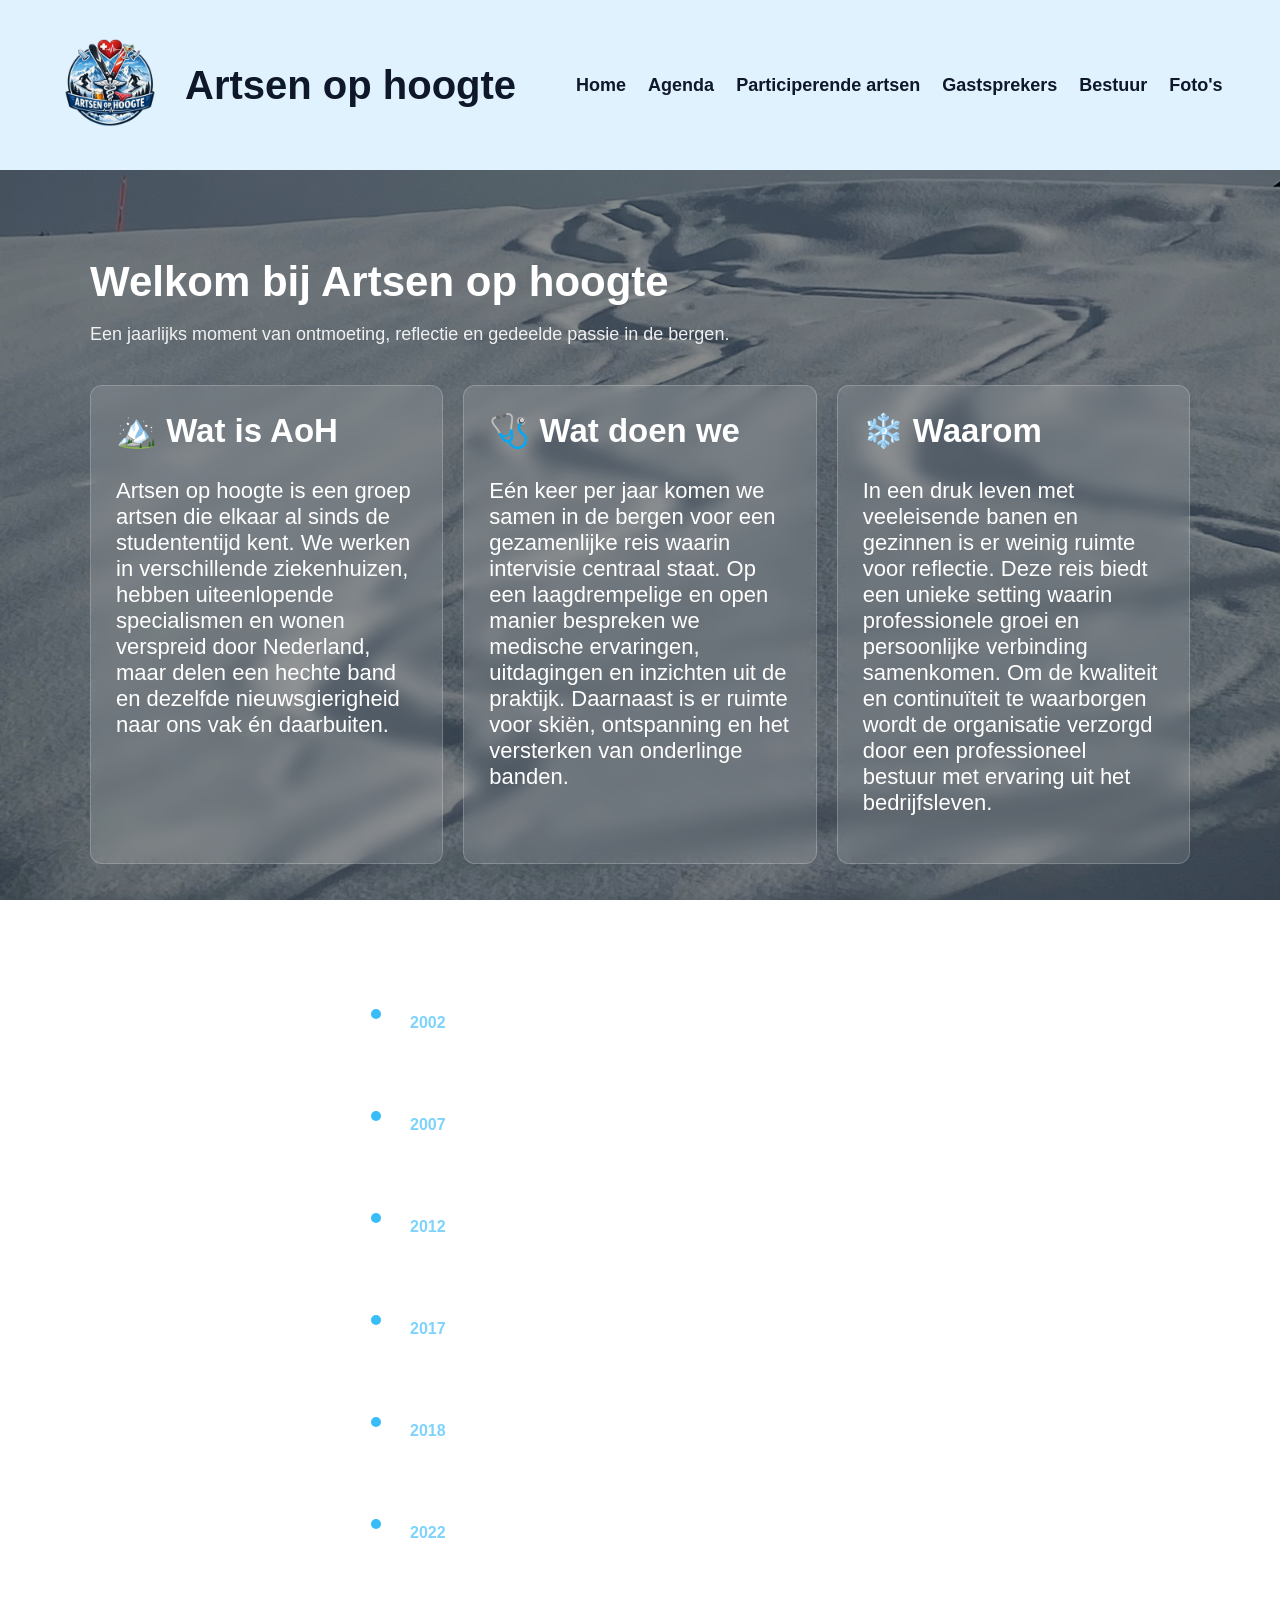
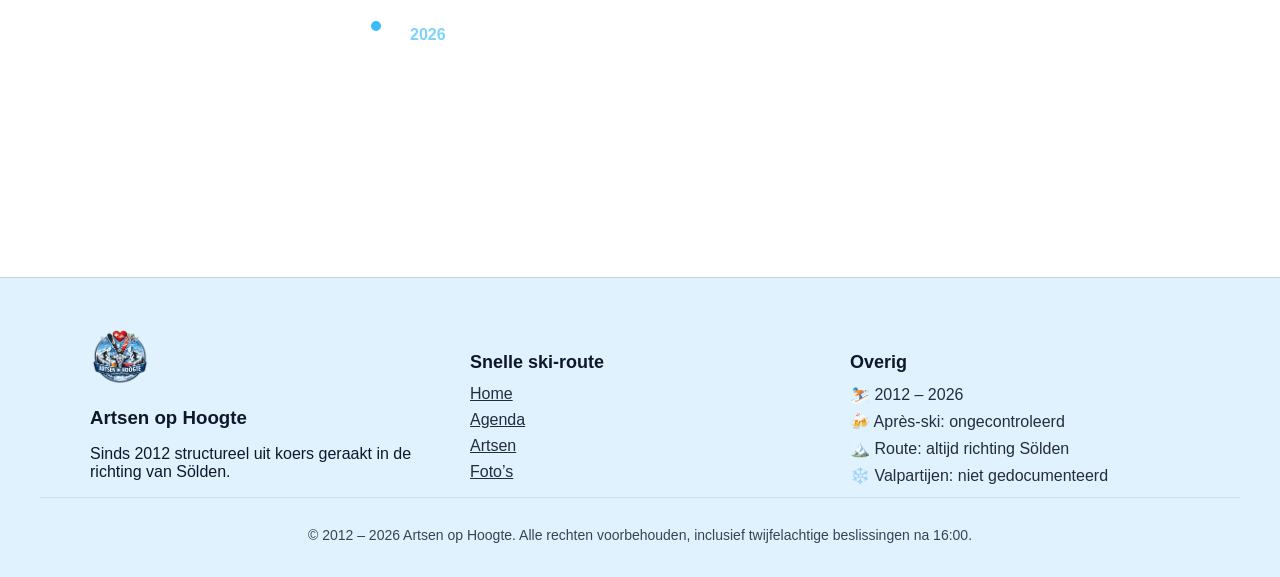
<file: index.html>
<!DOCTYPE html>
<html lang="nl">
<head>
  <meta charset="UTF-8">
  <meta name="viewport" content="width=device-width, initial-scale=1.0">

  <title>Artsen op Hoogte</title>

  <link rel="stylesheet" href="style.css">

  <!-- Favicons -->
  <link rel="icon" href="/favicon.ico">
  <link rel="apple-touch-icon" href="/apple-touch-icon.png">
  <link rel="icon" type="image/png" sizes="192x192" href="/favicon-192.png">
  <link rel="icon" type="image/png" sizes="512x512" href="/favicon-512.png">

  <!-- WhatsApp / Social preview -->
  <meta property="og:title" content="Artsen op Hoogte">
  <meta property="og:description" content="Intervisie in een vertrouwde omgeving.">
  <meta property="og:image" content="https://artsenophoogte.nl/preview.jpg">
  <meta property="og:url" content="https://artsenophoogte.nl/">
  <meta property="og:type" content="website">

  <meta name="twitter:card" content="summary_large_image">
</head>

<body>

<header>
  <div class="logo-title">
    <img src="logo.png" class="logo">
    Artsen op hoogte
  </div>

  <nav>
  <a href="index.html">Home</a>
  <a href="agenda.html" onclick="location.href='agenda.html'">Agenda</a>
  <a href="artsen.html">Participerende artsen</a>
  <a href="gastsprekers.html">Gastsprekers</a>
  <a href="bestuur.html">Bestuur</a>
  <a href="fotos.html">Foto's</a>
  </nav>
</header>

<main class="container">

  <h1 class="page-title">Welkom bij Artsen op hoogte</h1>
  <p class="subtitle">
    Een jaarlijks moment van ontmoeting, reflectie en gedeelde passie in de bergen.
  </p>

  <div class="grid">

    <div class="card">
      <h2>🏔️ Wat is AoH</h2>
      <p>
        Artsen op hoogte is een groep artsen die elkaar al sinds de studententijd kent.
        We werken in verschillende ziekenhuizen, hebben uiteenlopende specialismen en wonen verspreid door Nederland,
        maar delen een hechte band en dezelfde nieuwsgierigheid naar ons vak én daarbuiten.
      </p>
    </div>

    <div class="card">
      <h2>🩺 Wat doen we</h2>
      <p>
        Eén keer per jaar komen we samen in de bergen voor een gezamenlijke reis waarin intervisie centraal staat.
        Op een laagdrempelige en open manier bespreken we medische ervaringen, uitdagingen en inzichten uit de praktijk.
        Daarnaast is er ruimte voor skiën, ontspanning en het versterken van onderlinge banden.
      </p>
    </div>

    <div class="card">
      <h2>❄️ Waarom</h2>
      <p>
        In een druk leven met veeleisende banen en gezinnen is er weinig ruimte voor reflectie.
        Deze reis biedt een unieke setting waarin professionele groei en persoonlijke verbinding samenkomen.
        Om de kwaliteit en continuïteit te waarborgen wordt de organisatie verzorgd door een professioneel bestuur met ervaring uit het bedrijfsleven.
      </p>
    </div>

  </div>

<section class="timeline-section">
  <h2>Van co-assistent tot après-ski experts</h2>

  <div class="timeline">

    <div class="timeline-item">
      <div class="timeline-dot"></div>
      <div class="timeline-content">
        <h3>2002</h3>
        <p>De eerste van ons begon aan de studie geneeskunde.</p>
      </div>
    </div>

    <div class="timeline-item">
      <div class="timeline-dot"></div>
      <div class="timeline-content">
        <h3>2007</h3>
        <p>Tijdens een borrel ontstond het idee om wintersport en intervisie te combineren.</p>
      </div>
    </div>

    <div class="timeline-item">
      <div class="timeline-dot"></div>
      <div class="timeline-content">
        <h3>2012</h3>
        <p>De eerste intervisieweek op hoogte werd werkelijkheid.</p>
      </div>
    </div>

    <div class="timeline-item">
      <div class="timeline-dot"></div>
      <div class="timeline-content">
        <h3>2017</h3>
        <p>Gastspreker: “Zwanger op hoogte” — educatief én memorabel.</p>
      </div>
    </div>

    <div class="timeline-item">
      <div class="timeline-dot"></div>
      <div class="timeline-content">
        <h3>2018</h3>
        <p>De traditie ‘Bubbels op hoogte’ werd geboren.</p>
      </div>
    </div>

    <div class="timeline-item">
      <div class="timeline-dot"></div>
      <div class="timeline-content">
        <h3>2022</h3>
        <p>Hochsölden en restaurant Eugene werden vaste prik.</p>
      </div>
    </div>

    <div class="timeline-item">
      <div class="timeline-dot"></div>
      <div class="timeline-content">
        <h3>2026</h3>
        <p>De officiële start van <strong>Artsen op Hoogte</strong>.</p>
      </div>
    </div>

  </div>
</section>

</main>

<script src="footer.js"></script>

</body>
</html>
</file>
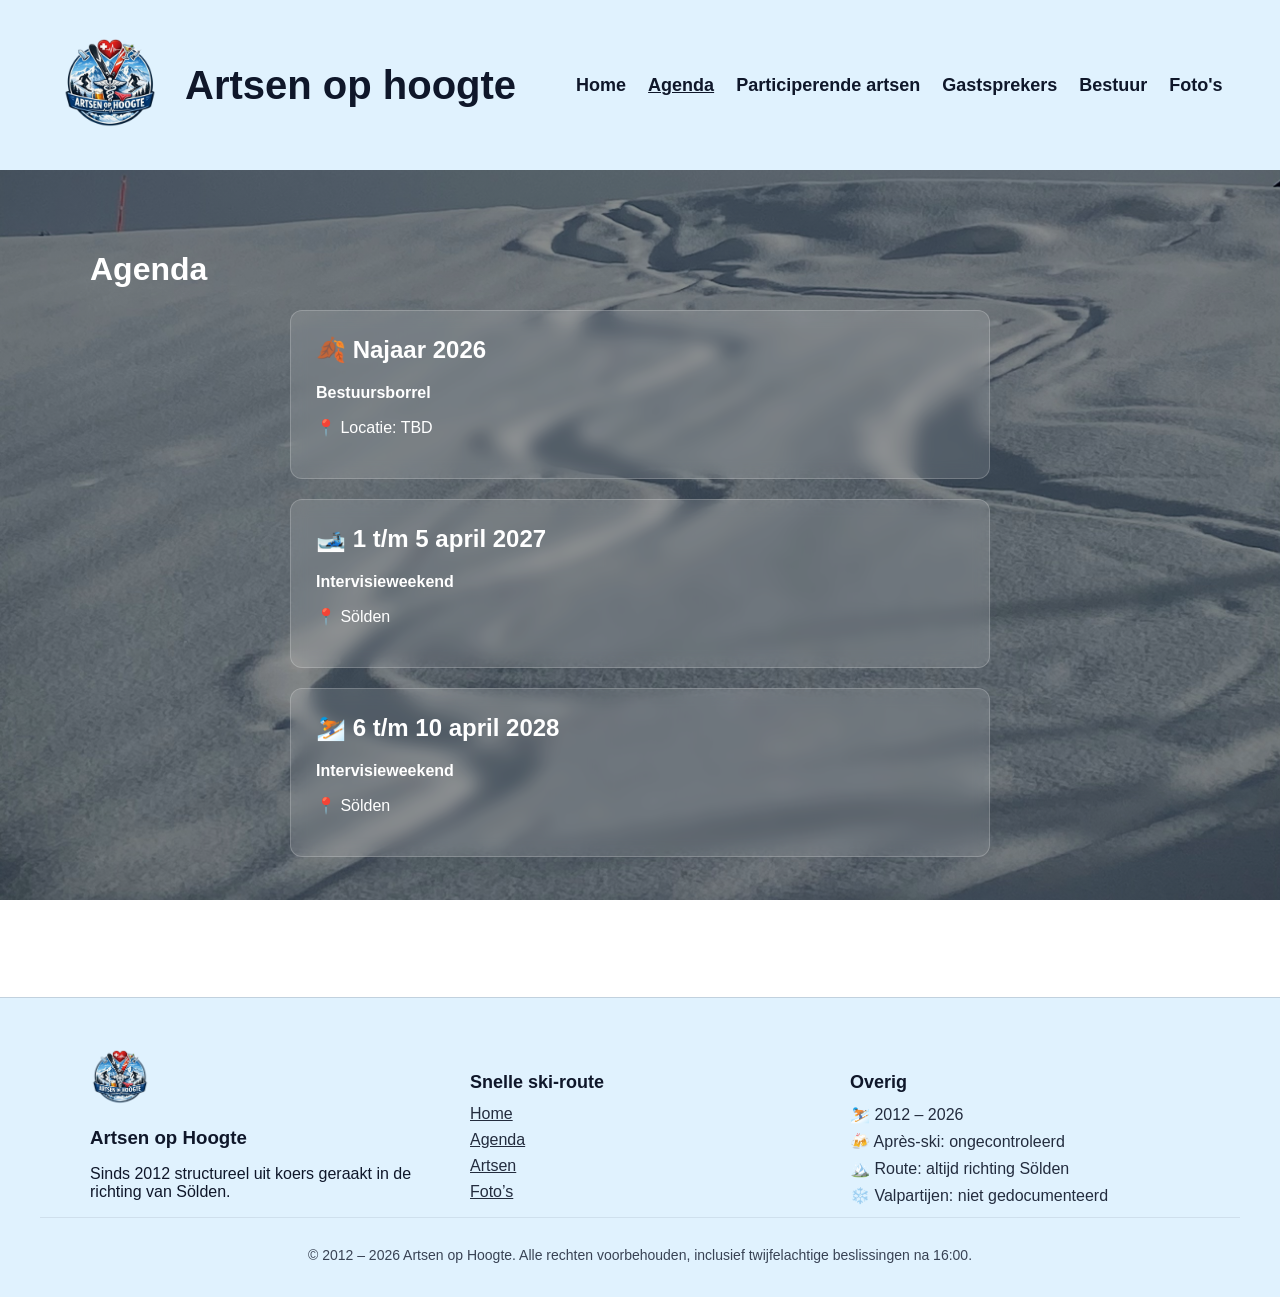
<file: agenda.html>
<!DOCTYPE html>
<html lang="nl">
<head>
  <meta charset="UTF-8">
  <meta name="viewport" content="width=device-width, initial-scale=1.0">
  <title>Agenda - Artsen op hoogte</title>
  <link rel="stylesheet" href="style.css">
  </head>

<body>

<header>
  <div class="logo-title">
    <img src="logo.png" class="logo">
    Artsen op hoogte
  </div>

  <nav>
    <a href="index.html">Home</a>
    <a href="agenda.html" class="active">Agenda</a>
    <a href="artsen.html">Participerende artsen</a>
    <a href="gastsprekers.html">Gastsprekers</a>
    <a href="bestuur.html">Bestuur</a>
    <a href="fotos.html">Foto's</a>
  </nav>
</header>

<div class="container">
  <h1>Agenda</h1>

  <div class="grid agenda-grid">

    <div class="card">
      <h2>🍂 Najaar 2026</h2>
      <p><strong>Bestuursborrel</strong></p>
      <p>📍 Locatie: TBD</p>
    </div>

    <div class="card">
      <h2>🎿 1 t/m 5 april 2027</h2>
      <p><strong>Intervisieweekend</strong></p>
      <p>📍 Sölden</p>
    </div>

    <div class="card">
      <h2>⛷️ 6 t/m 10 april 2028</h2>
      <p><strong>Intervisieweekend</strong></p>
      <p>📍 Sölden</p>
    </div>

  </div>
</div>

</div>

<script src="footer.js"></script>

</body>
</html>
</file>
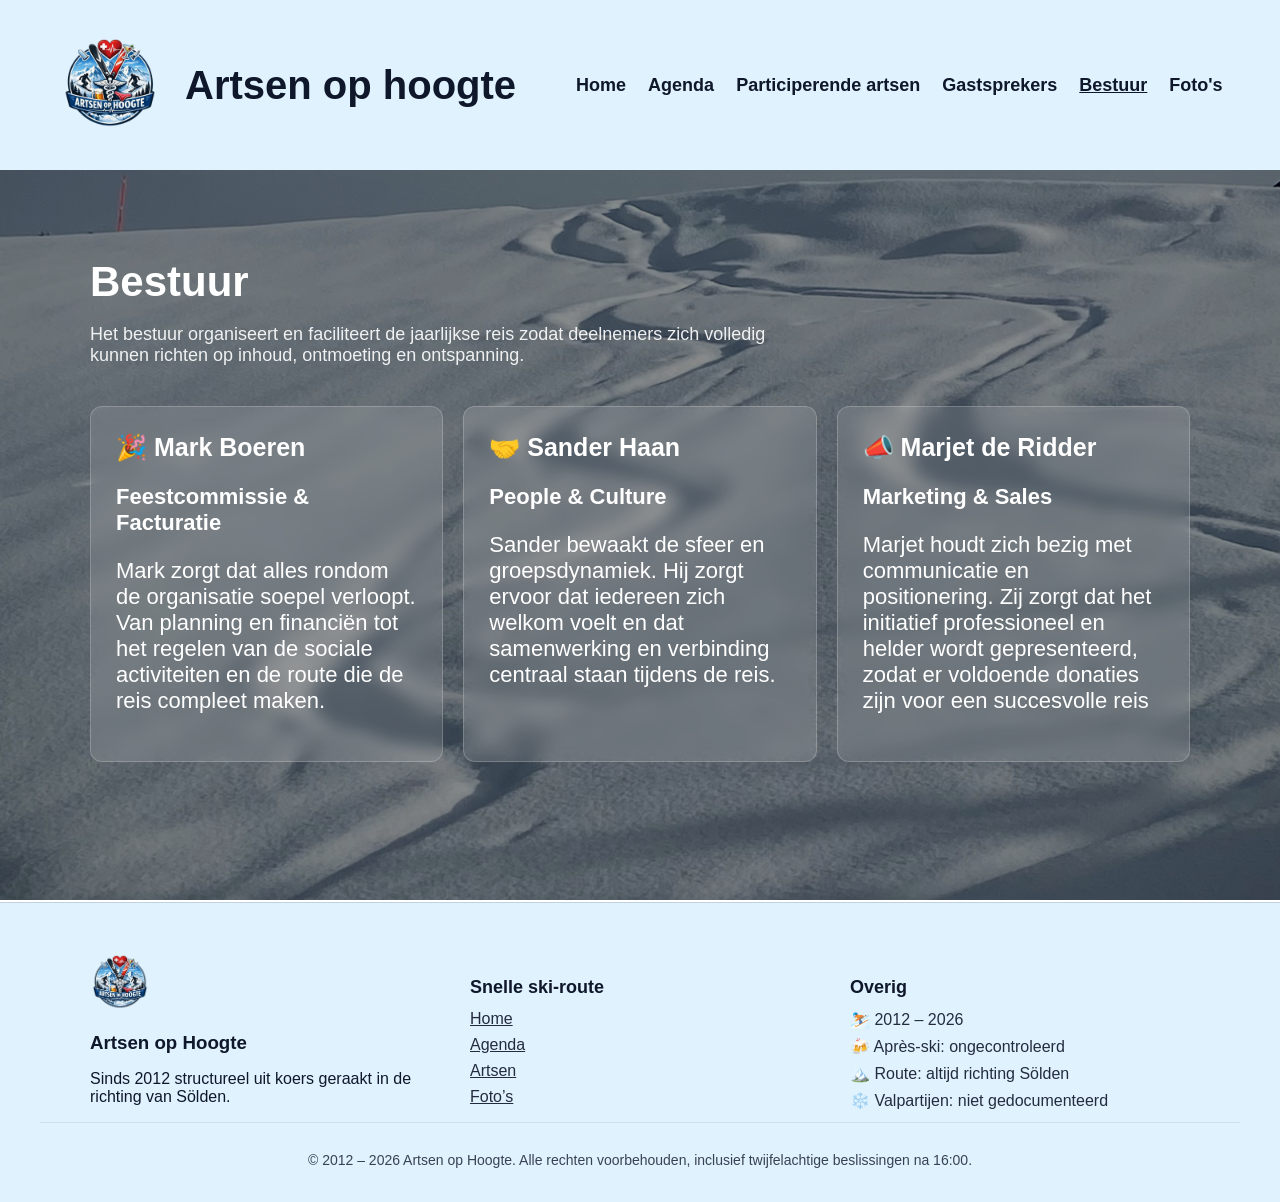
<file: bestuur.html>
<!DOCTYPE html>
<html lang="nl">
<head>
  <meta charset="UTF-8">
  <meta name="viewport" content="width=device-width, initial-scale=1.0">
  <title>Bestuur - Artsen op hoogte</title>
  <link rel="stylesheet" href="style.css">
</head>

<body>

<header>
  <div class="logo-title">
    <img src="logo.png" class="logo">
    Artsen op hoogte
  </div>

  <nav>
    <a href="index.html">Home</a>
    <a href="agenda.html">Agenda</a>
    <a href="artsen.html">Participerende artsen</a>
    <a href="gastsprekers.html">Gastsprekers</a>
    <a href="bestuur.html" class="active">Bestuur</a>
    <a href="fotos.html">Foto's</a>
  </nav>
</header>

<main class="container">

  <h1 class="page-title">Bestuur</h1>
  <p class="subtitle">
    Het bestuur organiseert en faciliteert de jaarlijkse reis zodat deelnemers zich volledig kunnen richten op inhoud, ontmoeting en ontspanning.
  </p>

  <div class="grid bestuur-grid">

    <div class="card">
      <h2>🎉 Mark Boeren</h2>
      <p><strong>Feestcommissie & Facturatie</strong></p>
      <p>
        Mark zorgt dat alles rondom de organisatie soepel verloopt. Van planning en financiën
        tot het regelen van de sociale activiteiten en de route die de reis compleet maken.
      </p>
    </div>

    <div class="card">
      <h2>🤝 Sander Haan</h2>
      <p><strong>People & Culture</strong></p>
      <p>
        Sander bewaakt de sfeer en groepsdynamiek. Hij zorgt ervoor dat iedereen zich welkom voelt
        en dat samenwerking en verbinding centraal staan tijdens de reis.
      </p>
    </div>

    <div class="card">
      <h2>📣 Marjet de Ridder</h2>
      <p><strong>Marketing & Sales</strong></p>
      <p>
        Marjet houdt zich bezig met communicatie en positionering. Zij zorgt dat het initiatief
        professioneel en helder wordt gepresenteerd, zodat er voldoende donaties zijn voor een succesvolle reis
      </p>
    </div>

  </div>

</main>

<script src="footer.js"></script>

</body>
</html>
</file>
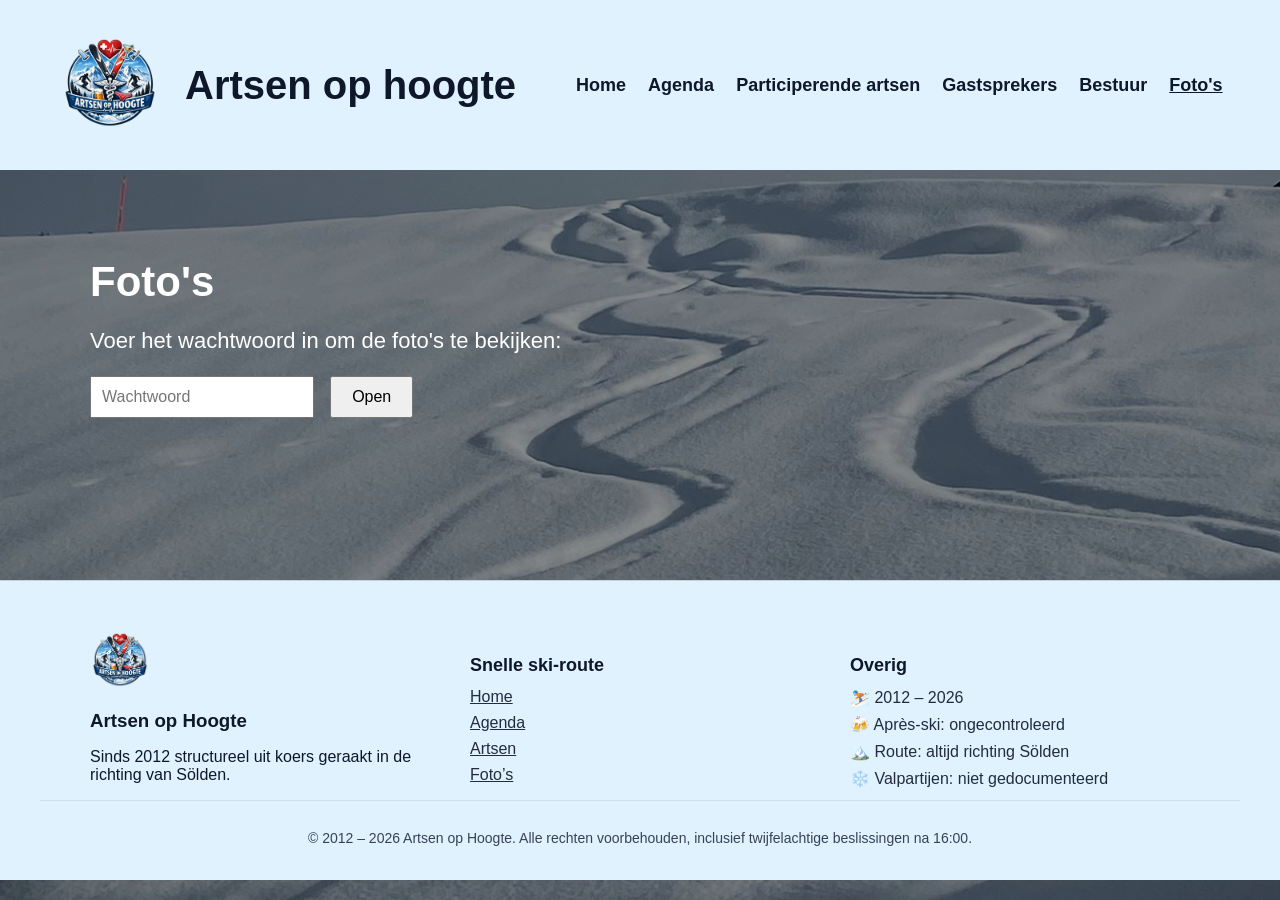
<file: fotos.html>
<!DOCTYPE html>
<html lang="nl">
<head>
  <meta charset="UTF-8">
  <meta name="viewport" content="width=device-width, initial-scale=1.0">

  <title>Foto's – Artsen op Hoogte</title>

  <link rel="stylesheet" href="style.css">

</head>

<body>

<header>
  <div class="logo-title">
    <img src="logo.png" class="logo">
    Artsen op hoogte
  </div>

 <nav>
  <a href="index.html">Home</a>
  <a href="agenda.html">Agenda</a>
  <a href="artsen.html">Participerende artsen</a>
  <a href="gastsprekers.html">Gastsprekers</a>
  <a href="bestuur.html">Bestuur</a>
  <a href="fotos.html" class="active">Foto's</a>
</nav>
</header>

<main class="container">

  <h1 class="page-title">Foto's</h1>

  <!-- LOGIN -->
  <div id="login">
    <p>Voer het wachtwoord in om de foto's te bekijken:</p>
    <input type="password" id="passwordInput" placeholder="Wachtwoord">
    <button onclick="checkPassword()">Open</button>
    <p id="error" style="color:red;"></p>
  </div>

  <!-- GALLERY -->
  <div id="gallery" style="display:none;">
    <h2>A dirty mind is a joy forever 😊</h2>
    <div id="photos"></div>
<!-- LIGHTBOX -->
  <div id="lightbox" class="lightbox">
  <span class="close" onclick="closeLightbox()">&times;</span>
  <img class="lightbox-content" id="lightbox-img">
  <div class="nav prev" onclick="prevPhoto()">❮</div>
  <div class="nav next" onclick="nextPhoto()">❯</div>
  </div>
  </div>

</main>

<script>
let currentIndex = 0;
let photoList = [];

/* wachtwoord */
function checkPassword() {
  var password = document.getElementById("passwordInput").value;
  var correctPassword = "tepelkwastjes";

  if (password === correctPassword) {
    document.getElementById("login").style.display = "none";
    document.getElementById("gallery").style.display = "block";
    loadPhotos();
  } else {
    document.getElementById("error").innerText = "Onjuist wachtwoord";
  }
}

/* foto's laden */
function loadPhotos() {
  fetch("fotos.json")
    .then(response => response.json())
    .then(files => {

      files.reverse(); // nieuwste eerst
      photoList = files;

      const container = document.getElementById("photos");

      files.forEach((file, index) => {
        const img = document.createElement("img");
        img.src = file;
        img.onclick = () => openLightbox(index);
        container.appendChild(img);
      });
    });
}

/* lightbox openen */
function openLightbox(index) {
  currentIndex = index;
  document.getElementById("lightbox").style.display = "flex";
  document.getElementById("lightbox-img").src = photoList[currentIndex];
}

/* sluiten */
function closeLightbox() {
  document.getElementById("lightbox").style.display = "none";
}

/* volgende/vorige */
function nextPhoto() {
  currentIndex = (currentIndex + 1) % photoList.length;
  openLightbox(currentIndex);
}

function prevPhoto() {
  currentIndex = (currentIndex - 1 + photoList.length) % photoList.length;
  openLightbox(currentIndex);
}

/* toetsenbord support */
document.addEventListener("keydown", function(e) {
  if (document.getElementById("lightbox").style.display === "flex") {
    if (e.key === "ArrowRight") nextPhoto();
    if (e.key === "ArrowLeft") prevPhoto();
    if (e.key === "Escape") closeLightbox();
  }
});

/* swipe mobiel */
let touchStartX = 0;

document.getElementById("lightbox").addEventListener("touchstart", e => {
  touchStartX = e.changedTouches[0].screenX;
});

document.getElementById("lightbox").addEventListener("touchend", e => {
  let diff = e.changedTouches[0].screenX - touchStartX;
  if (diff > 50) prevPhoto();
  if (diff < -50) nextPhoto();
});
</script>
<script src="footer.js"></script>

</body>
</html>
</file>
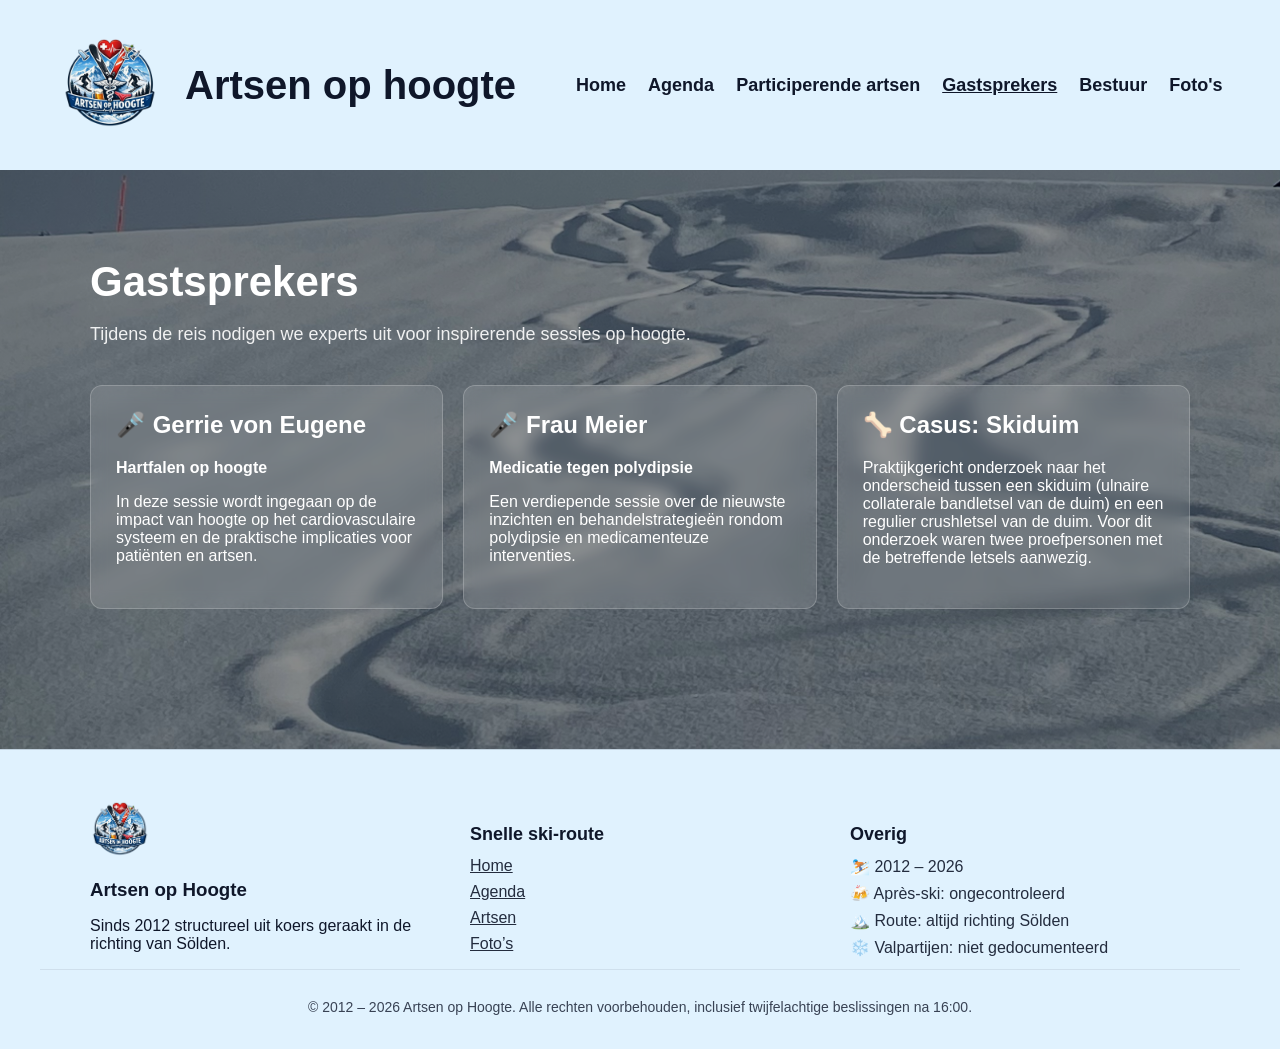
<file: gastsprekers.html>
<!DOCTYPE html>
<html lang="nl">
<head>
  <meta charset="UTF-8">
  <meta name="viewport" content="width=device-width, initial-scale=1.0">
  <title>Gastsprekers - Artsen op hoogte</title>
  <link rel="stylesheet" href="style.css">
 </head>

<body>

<header>
  <div class="logo-title">
    <img src="logo.png" class="logo">
    Artsen op hoogte
  </div>

  <nav>
    <a href="index.html">Home</a>
    <a href="agenda.html">Agenda</a>
    <a href="artsen.html">Participerende artsen</a>
    <a href="gastsprekers.html" class="active">Gastsprekers</a>
    <a href="bestuur.html">Bestuur</a>
    <a href="fotos.html">Foto's</a>
  </nav>
</header>

<div class="container">
  <h1 class="page-title">Gastsprekers</h1>
  <p class="subtitle">Tijdens de reis nodigen we experts uit voor inspirerende sessies op hoogte.</p>

  <div class="grid">

    <div class="card">
      <h2>🎤 Gerrie von Eugene</h2>
      <p><strong>Hartfalen op hoogte</strong></p>
      <p>
        In deze sessie wordt ingegaan op de impact van hoogte op het cardiovasculaire systeem
        en de praktische implicaties voor patiënten en artsen.
      </p>
    </div>

    <div class="card">
      <h2>🎤 Frau Meier</h2>
      <p><strong>Medicatie tegen polydipsie</strong></p>
      <p>
        Een verdiepende sessie over de nieuwste inzichten en behandelstrategieën rondom polydipsie
        en medicamenteuze interventies.
      </p>
    </div>

<div class="card">
  <h2>🦴 Casus: Skiduim</h2>
  <p>
    Praktijkgericht onderzoek naar het onderscheid tussen een skiduim 
    (ulnaire collaterale bandletsel van de duim) en een regulier 
    crushletsel van de duim. Voor dit onderzoek waren twee proefpersonen 
    met de betreffende letsels aanwezig.
  </p>
</div>

  </div>

</div>

</div>
<script src="footer.js"></script>

</body>
</html>
</file>
<file: style.css>
/* ============================= */
/* BASE STYLES */
/* ============================= */

body {
  margin: 0;
  font-family: Arial, Helvetica, sans-serif;
  color: white;

  background-image: 
    linear-gradient(rgba(0,0,0,0.45), rgba(0,0,0,0.45)),
    url("background.jpg");

  background-size: cover;
  background-position: center;
  background-attachment: fixed;
}

/* ============================= */
/* HEADER */
/* ============================= */

header {
  background-color: #e0f2fe;
  padding: 30px 60px;
  display: flex;
  align-items: center;
  justify-content: space-between;
}

.logo-title {
  display: flex;
  align-items: center;
  gap: 25px;
  font-size: 40px;
  font-weight: bold;
  color: #0f172a;
}

.logo {
  height: 100px;
}

/* ============================= */
/* NAVIGATION */
/* ============================= */

nav a {
  color: #0f172a;
  text-decoration: none;
  margin-left: 25px;
  font-size: 18px;
  font-weight: 600;
}

nav a:hover {
  color: #0369a1;
}

nav a.active {
  font-weight: 900;
  text-decoration: underline;
}
/* ============================= */
/* DESKTOP HEADER FIXES */
/* ============================= */

@media (min-width: 901px) {

  header {
    display: flex;
    align-items: center;
    justify-content: space-between;
    flex-wrap: nowrap;
    height: 110px;
  }

  /* LOGO + TITEL */
  .logo-title {
    display: flex;
    align-items: center;
    gap: 25px;

    white-space: nowrap;   /* titel blijft 1 regel */
    flex-shrink: 0;
  }

  .logo {
    height: 100px;
    flex-shrink: 0;
  }

  /* NAV CONTAINER */
  nav {
  display: flex;
  align-items: center;
  justify-content: flex-end;
  gap: 22px;

  margin-left: 60px; /* 👈 DIT is je buffer */
  flex-shrink: 0;
  flex-wrap: nowrap;
}

  /* NAV LINKS */
  nav a {
    white-space: nowrap;
    margin-left: 0;

    display: flex;
    align-items: center;
    line-height: 1;
  }

}

/* ============================= */
/* PAGE LAYOUT */
/* ============================= */

main {
  padding: 60px 40px;
  font-size: 22px;
}

.container {
  padding: 60px 40px;
  max-width: 1100px;
  margin: auto;
}

.page-title {
  font-size: 42px;
  margin-bottom: 10px;
}

.subtitle {
  font-size: 18px;
  opacity: 0.9;
  margin-bottom: 40px;
  max-width: 700px;
}

/* ============================= */
/* HOME GRID CARDS */
/* ============================= */

.grid {
  display: grid;
  grid-template-columns: repeat(3, 1fr);
  gap: 20px;
}

.card {
  background: rgba(255, 255, 255, 0.12);
  backdrop-filter: blur(8px);
  padding: 25px;
  border-radius: 12px;
  border: 1px solid rgba(255,255,255,0.2);
}

.card h2 {
  margin-top: 0;
}
/* ============================= */
/* AGENDA GRID */
/* ============================= */

.agenda-grid {
  display: grid;
  grid-template-columns: 1fr;
  gap: 20px;
  max-width: 700px;
  margin: 0 auto;
}
/* ============================= */
/* BESTUUR GRID */
/* ============================= */

.bestuur-grid .card h2 {
  font-size: 25px;
  line-height: 1.2;
}

/* ============================= */
/* PHOTO GALLERY GRID */
/* ============================= */

#photos {
  display: grid;
  grid-template-columns: repeat(3, 1fr);
  gap: 20px;
  margin-top: 30px;
}

#photos img {
  width: 100%;
  height: 250px;
  object-fit: cover;
  border-radius: 12px;
}

/* ============================= */
/* LOGIN / BUTTONS (FOTOS PAGINA) */
/* ============================= */

input {
  padding: 10px;
  font-size: 16px;
}

button {
  padding: 10px 20px;
  font-size: 16px;
  margin-left: 10px;
  cursor: pointer;
}

/* ============================= */
/* RESPONSIVE */
/* ============================= */

@media (max-width: 900px) {

  header {
    flex-direction: column;
    align-items: flex-start;
    gap: 15px;
    padding: 25px;
  }

  .logo {
    height: 70px;
  }

  .logo-title {
    font-size: 28px;
  }

  nav a {
    margin-left: 0;
    margin-right: 18px;
    font-size: 16px;
  }

  .container {
    padding: 30px 20px;
  }

  .page-title {
    font-size: 32px;
  }

  .grid {
    grid-template-columns: 1fr;
  }

  #photos {
    grid-template-columns: 1fr;
  }
}
/* ============================= */
/* LIGHTBOX */
/* ============================= */

.lightbox {
  display: none;
  position: fixed;
  z-index: 9999;
  left: 0;
  top: 0;
  width: 100%;
  height: 100%;
  background: rgba(0,0,0,0.95);
  justify-content: center;
  align-items: center;
}

.lightbox-content {
  max-width: 90%;
  max-height: 85%;
  border-radius: 12px;
}

.close {
  position: absolute;
  top: 25px;
  right: 40px;
  color: white;
  font-size: 40px;
  cursor: pointer;
}

.nav {
  position: absolute;
  top: 50%;
  transform: translateY(-50%);
  color: white;
  font-size: 60px;
  cursor: pointer;
  padding: 20px;
  user-select: none;
}

.prev { left: 20px; }
.next { right: 20px; }
/* ============================= */
/* ARTSEN CARDS */
/* ============================= */

.name {
  font-size: 22px;
  font-weight: bold;
  margin-bottom: 10px;
}

.specialisme {
  font-size: 18px;
  opacity: 0.9;
}

.specialisme .icon {
  margin-right: 8px;
}
/* ============================= */
/* FOOTER */
/* ============================= */

.site-footer {
  margin-top: 80px;
  padding: 50px 40px 20px;
  background-color: #e0f2fe;
  color: #0f172a;
  border-top: 1px solid rgba(15, 23, 42, 0.15);
}

.footer-container {
  max-width: 1100px;
  margin: auto;
  display: flex;
  gap: 40px;
  justify-content: space-between;
  flex-wrap: wrap;
}

.footer-section {
  flex: 1;
  min-width: 200px;
}

.footer-section h4 {
  margin-bottom: 12px;
  font-size: 18px;
  color: #0f172a;
}

.footer-section ul {
  list-style: none;
  padding: 0;
  margin: 0;
}

.footer-section ul li {
  margin-bottom: 8px;
  opacity: 0.9;
}

.footer-section a {
  color: #0f172a;
}

.footer-section a:hover {
  color: #0369a1;
}

/* Logo in footer */
.footer-logo {
  height: 60px;
  margin-bottom: 10px;
}

/* Brand section */
.footer-brand h3 {
  margin: 5px 0;
}

/* Bottom bar */
.footer-bottom {
  margin-top: 30px;
  padding-top: 15px;
  border-top: 1px solid rgba(15, 23, 42, 0.1);
  text-align: center;
  color: #0f172a;
  font-size: 14px;
  opacity: 0.8;
  margin: 0;
}

/* Mobile */
@media (max-width: 900px) {
  .footer-container {
    flex-direction: column;
    gap: 25px;
  }
}
/* ============================= */
/* TIMELINE */
/* ============================= */

.timeline-section {
  margin-top: 50px;
  padding: 20px 15px;
}

.timeline-section h2 {
  text-align: center;
  margin-bottom: 25px;
  font-size: 22px;
}

/* container */
.timeline {
  position: relative;
  max-width: 560px;
  margin: auto;
}

/* verticale lijn */
.timeline::before {
  content: "";
  position: absolute;
  left: 16px;
  top: 0;
  width: 2px;
  height: 100%;
  background: rgba(255,255,255,0.35);
}

/* item */
.timeline-item {
  display: flex;
  align-items: flex-start;
  margin-bottom: 18px;
  position: relative;
}

/* bolletje */
.timeline-dot {
  width: 10px;
  height: 10px;
  background: #38bdf8;
  border-radius: 50%;
  margin-right: 14px;
  margin-left: 11px;
  flex-shrink: 0;
  margin-top: 6px;
}

/* card */
.timeline-content {
  background: rgba(255,255,255,0.12);
  backdrop-filter: blur(8px);
  border: 1px solid rgba(255,255,255,0.25);
  padding: 10px 14px;
  border-radius: 10px;
  width: 100%;
  font-size: 14px;
}

/* jaartal */
.timeline-content h3 {
  margin: 0 0 3px 0;
  font-size: 16px;
  color: #7dd3fc;
}
</file>
